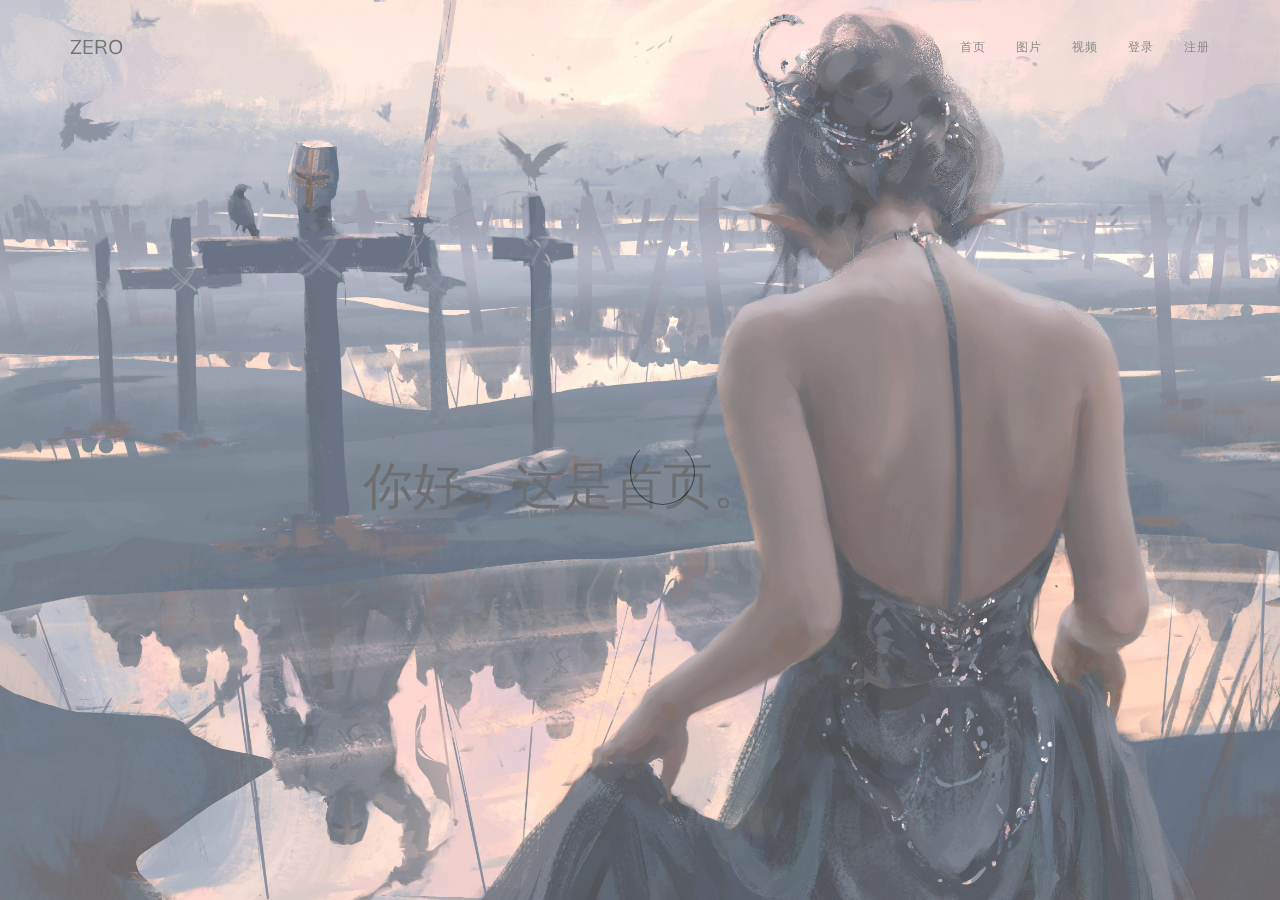
<file: resources/index.html>
<!DOCTYPE html>
<html lang="en">

<head>

     <meta charset="UTF-8">

     <title>ZERO-首页</title>
     <link rel="icon" href="images/favicon.ico">
     <link rel="stylesheet" href="css/bootstrap.min.css">
     <link rel="stylesheet" href="css/animate.css">
     <link rel="stylesheet" href="css/magnific-popup.css">
     <link rel="stylesheet" href="css/font-awesome.min.css">
     <link rel="stylesheet" href="css/background.css">

     <!-- Main css -->
     <link rel="stylesheet" href="css/style.css">

</head>

<body class="background-image" data-spy="scroll" data-target=".navbar-collapse" data-offset="50">

     <!-- PRE LOADER -->
     <div class="preloader">
          <div class="spinner">
               <span class="spinner-rotate"></span>
          </div>
     </div>


     <!-- NAVIGATION SECTION -->
     <div class="navbar custom-navbar navbar-fixed-top" role="navigation">
          <div class="container">

               <div class="navbar-header">
                    <button class="navbar-toggle" data-toggle="collapse" data-target=".navbar-collapse">
                         <span class="icon icon-bar"></span>
                         <span class="icon icon-bar"></span>
                         <span class="icon icon-bar"></span>
                    </button>
                    <!-- lOGO TEXT HERE -->
                    <a href="/" class="navbar-brand">ZERO</a>
               </div>
               <div class="collapse navbar-collapse">
                    <ul class="nav navbar-nav navbar-right">
                         <li><a class="smoothScroll" href="/">首页</a></li>
                         <li><a class="smoothScroll" href="/picture">图片</a></li>
                         <li><a class="smoothScroll" href="/video">视频</a></li>
                         <li><a class="smoothScroll" href="/login">登录</a></li>
                         <li><a class="smoothScroll" href="/register">注册</a></li>
                    </ul>
               </div>

          </div>
     </div>
     <!-- HOME SECTION -->
     <section id="home">
          <div class="container">
               <div class="row">

                    <div class="col-md-offset-1 col-md-2 col-sm-3">
                         <!-- <img src="images/profile-image.jpg" class="wow fadeInUp img-responsive img-circle"
                              data-wow-delay="0.2s" alt="about image"> -->
                    </div>
                    <div class="col-md-8 col-sm-8">
                         <h1 class="wow fadeInUp" data-wow-delay="0.6s">你好，这是首页。</h1>                    
                    </div>
               </div>
          </div>
     </section>
     <!-- SCRIPTS -->
     <script src="js/jquery.js"></script>
     <script src="js/bootstrap.min.js"></script>
     <script src="js/smoothscroll.js"></script>
     <script src="js/jquery.magnific-popup.min.js"></script>
     <script src="js/magnific-popup-options.js"></script>
     <script src="js/wow.min.js"></script>
     <script src="js/custom.js"></script>
</body>

</html>
</file>
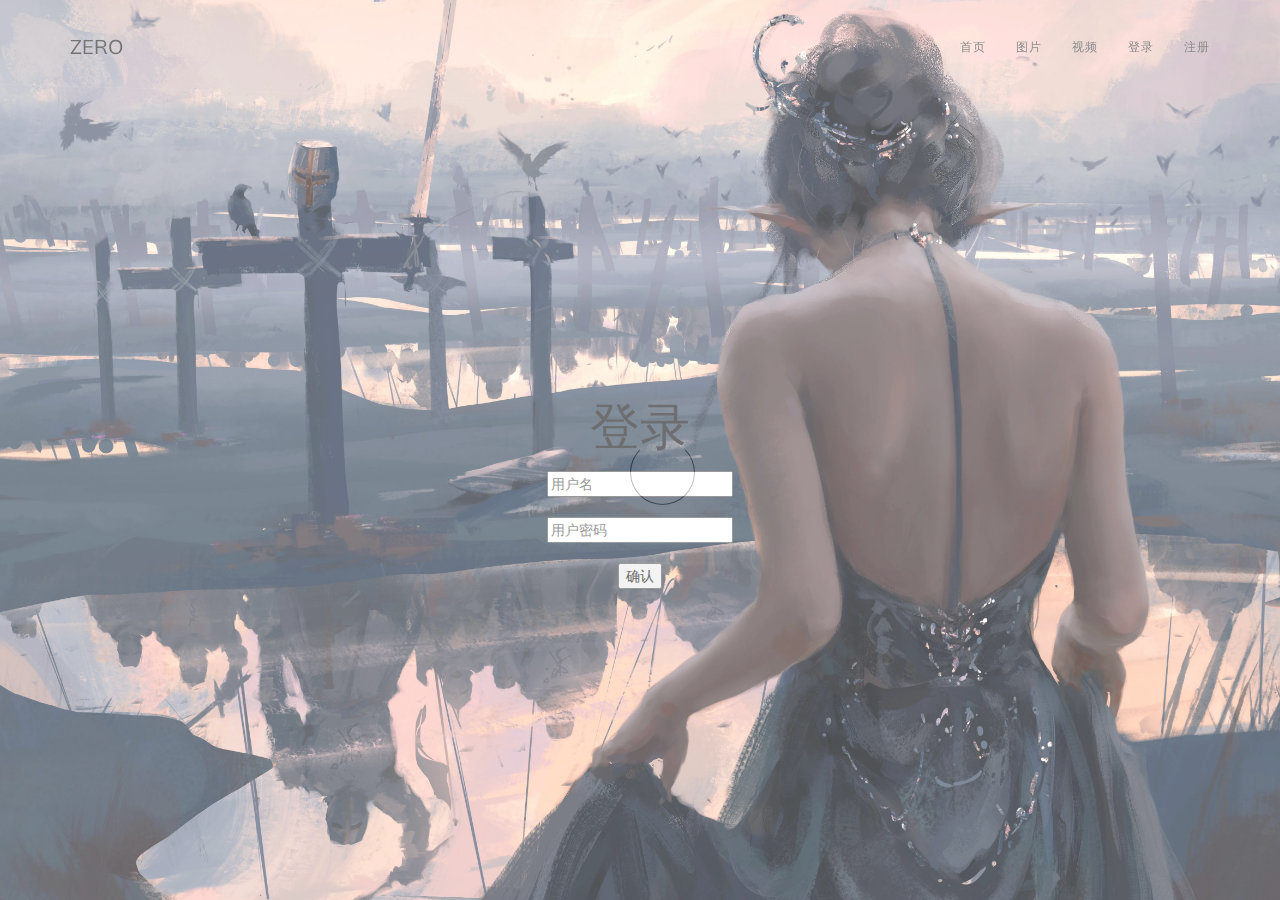
<file: resources/login.html>
<!DOCTYPE html>
<html lang="en">

<head>

     <meta charset="UTF-8">

     <title>ZERO-登录</title>
     <link rel="icon" href="images/favicon.ico">
     <link rel="stylesheet" href="css/bootstrap.min.css">
     <link rel="stylesheet" href="css/animate.css">
     <link rel="stylesheet" href="css/magnific-popup.css">
     <link rel="stylesheet" href="css/font-awesome.min.css">
     <link rel="stylesheet" href="css/background.css">

     <!-- Main css -->
     <link rel="stylesheet" href="css/style.css">

</head>

<body class="background-image" data-spy="scroll" data-target=".navbar-collapse" data-offset="50">

     <!-- PRE LOADER -->
     <div class="preloader">
          <div class="spinner">
               <span class="spinner-rotate"></span>
          </div>
     </div>


     <!-- NAVIGATION SECTION -->
     <div class="navbar custom-navbar navbar-fixed-top" role="navigation">
          <div class="container">

               <div class="navbar-header">
                    <button class="navbar-toggle" data-toggle="collapse" data-target=".navbar-collapse">
                         <span class="icon icon-bar"></span>
                         <span class="icon icon-bar"></span>
                         <span class="icon icon-bar"></span>
                    </button>
                    <!-- lOGO TEXT HERE -->
                    <a href="/" class="navbar-brand">ZERO</a>
               </div>
               <div class="collapse navbar-collapse">
                    <ul class="nav navbar-nav navbar-right">
                         <li><a class="smoothScroll" href="/">首页</a></li>
                         <li><a class="smoothScroll" href="/picture">图片</a></li>
                         <li><a class="smoothScroll" href="/video">视频</a></li>
                         <li><a class="smoothScroll" href="/login">登录</a></li>
                         <li><a class="smoothScroll" href="/register">注册</a></li>
                    </ul>
               </div>

          </div>
     </div>
     <!-- HOME SECTION -->
     <section id="home">
          <div class="container">
               <div class="row">
                    <div align="center">
                         <h1 class="wow fadeInUp" data-wow-delay="0.6s">登录</h1>
                         <form action="login" method="post">
                              <div align="center"><input type="text" name="username" placeholder="用户名"
                                        required="required"></div><br />
                              <div align="center"><input type="password" name="password" placeholder="用户密码"
                                        required="required"></div><br />
                              <div align="center"><button type="submit">确认</button></div>
                         </form>
                    </div>
               </div>
          </div>
     </section>
     <!-- SCRIPTS -->
     <script src="js/jquery.js"></script>
     <script src="js/bootstrap.min.js"></script>
     <script src="js/smoothscroll.js"></script>
     <script src="js/jquery.magnific-popup.min.js"></script>
     <script src="js/magnific-popup-options.js"></script>
     <script src="js/wow.min.js"></script>
     <script src="js/custom.js"></script>
</body>

</html>
</file>
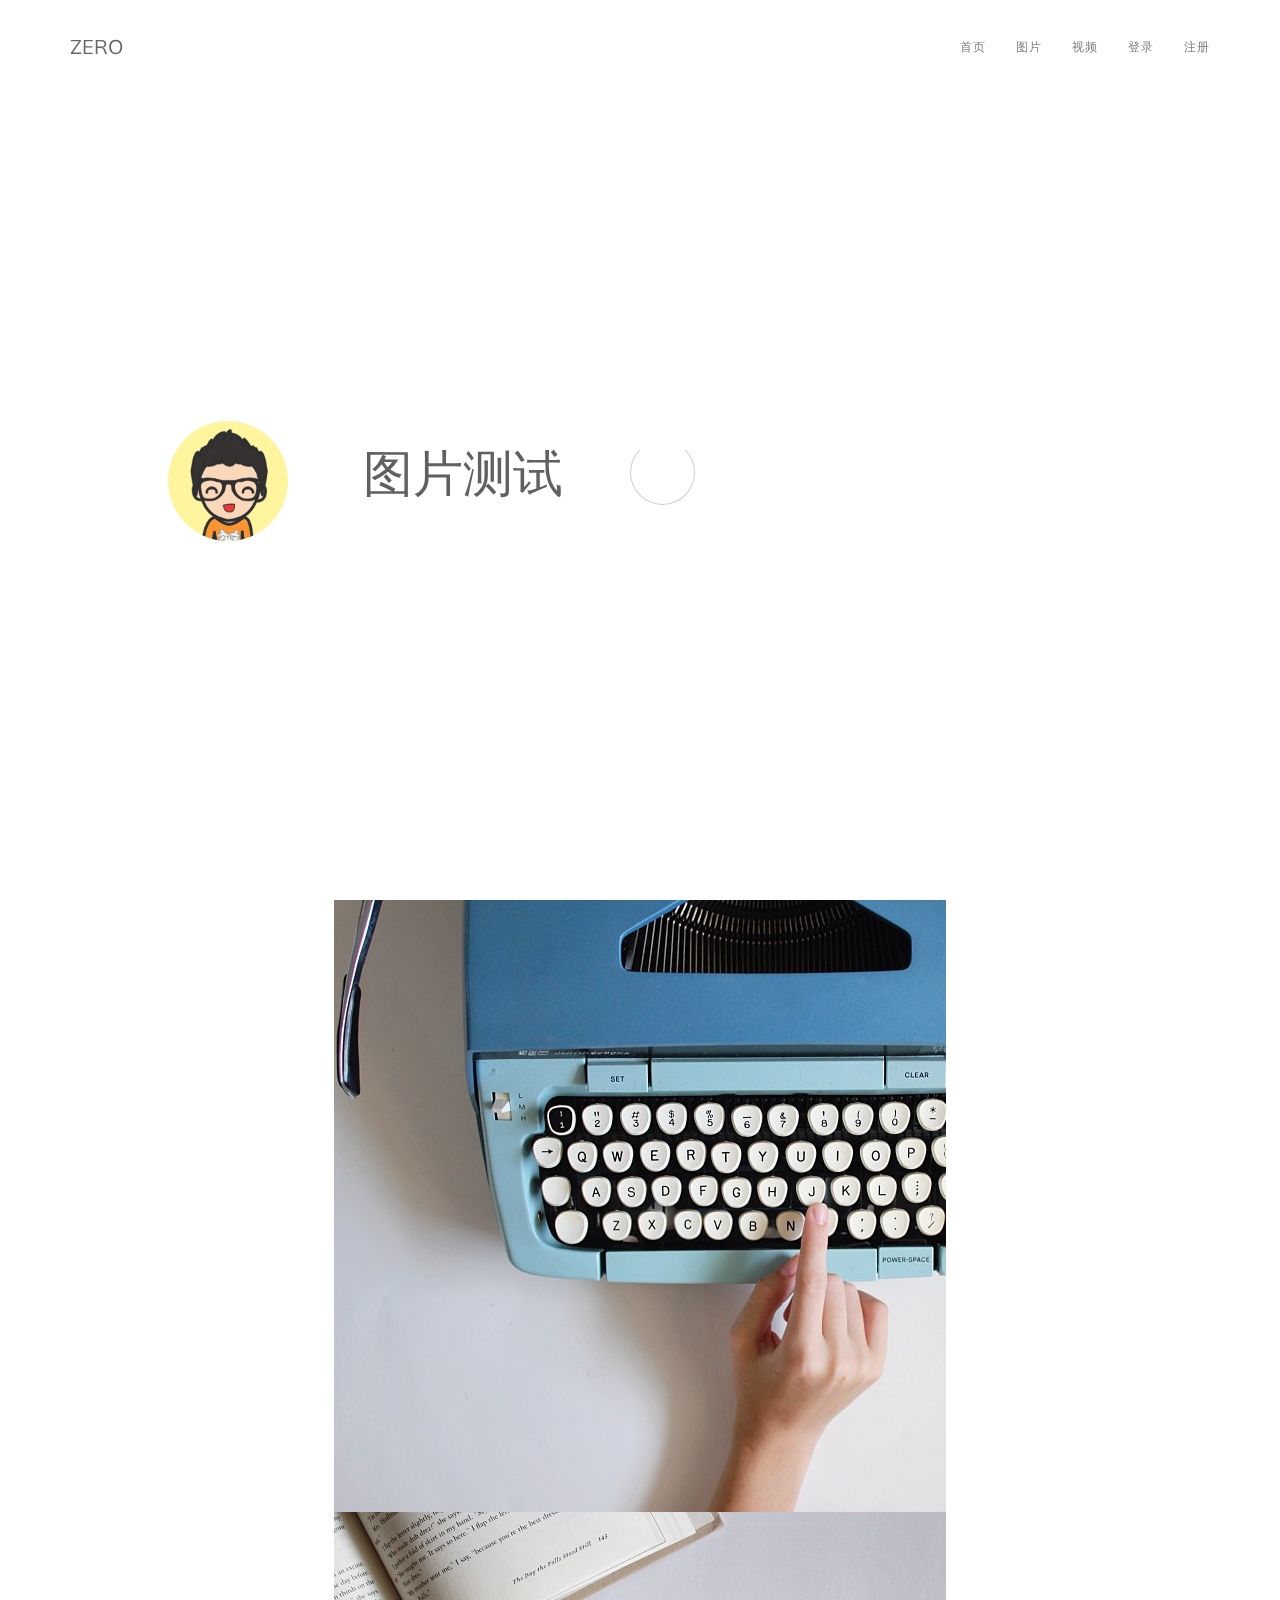
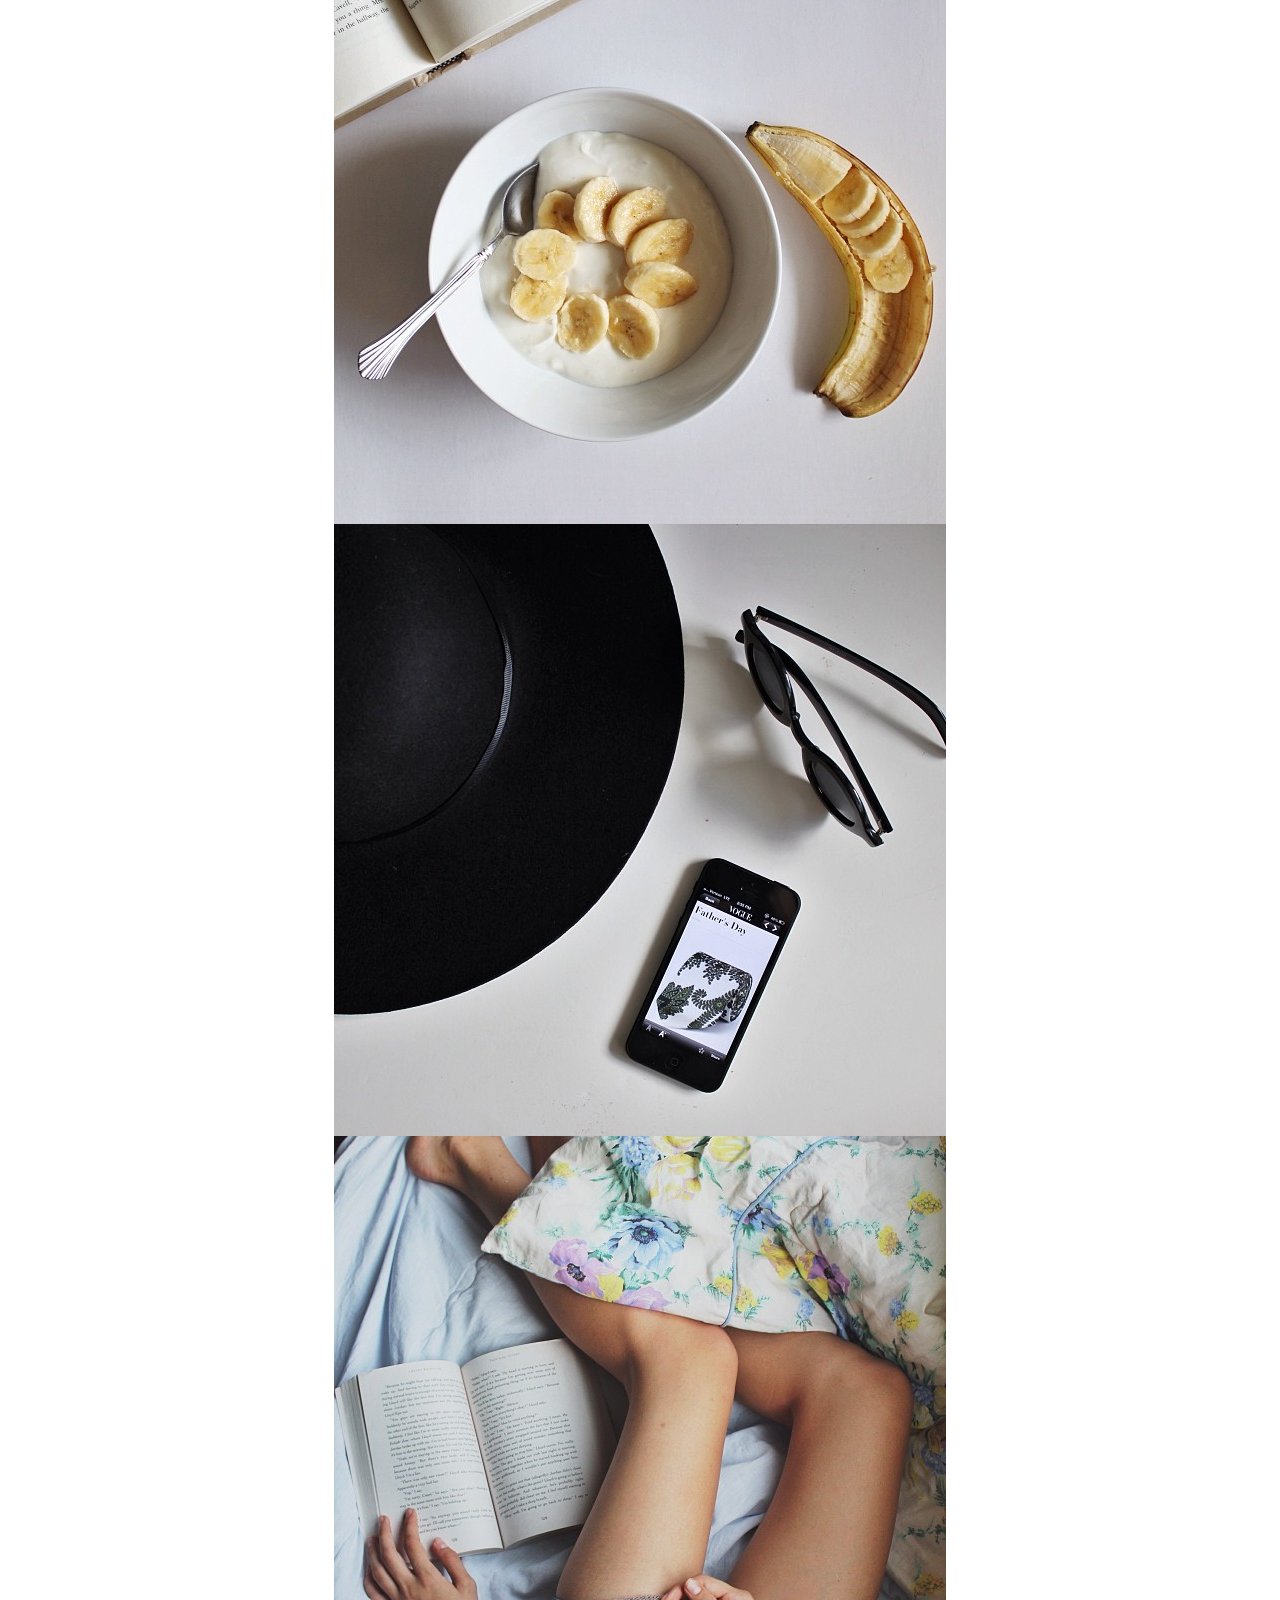
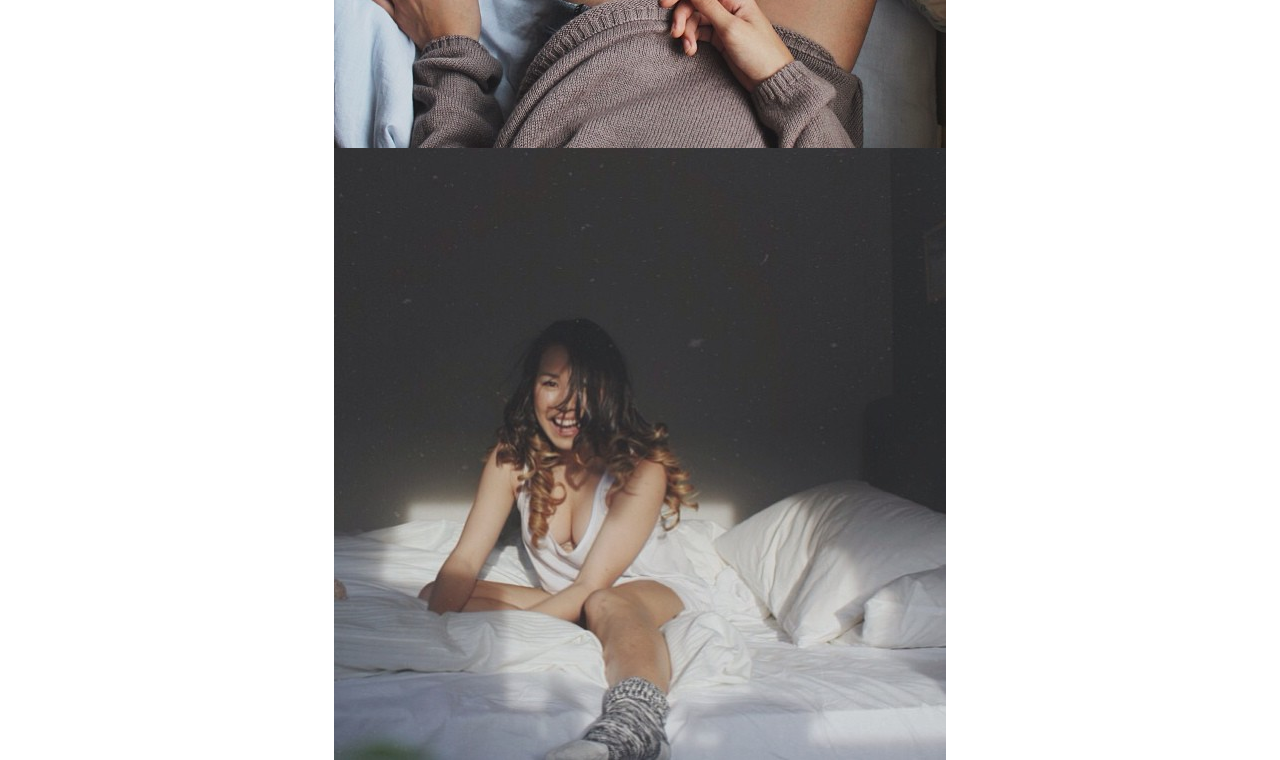
<file: resources/picture.html>
<!DOCTYPE html>
<html lang="en">

<head>

     <meta charset="UTF-8">

     <title>ZERO-图片</title>
     <link rel="icon" href="images/favicon.ico">
     <link rel="stylesheet" href="css/bootstrap.min.css">
     <link rel="stylesheet" href="css/animate.css">
     <link rel="stylesheet" href="css/magnific-popup.css">
     <link rel="stylesheet" href="css/font-awesome.min.css">
     <link rel="stylesheet" href="css/background.css">

     <!-- Main css -->
     <link rel="stylesheet" href="css/style.css">

</head>

<body data-spy="scroll" data-target=".navbar-collapse" data-offset="50">

     <!-- PRE LOADER -->
     <div class="preloader">
          <div class="spinner">
               <span class="spinner-rotate"></span>
          </div>
     </div>

     <!-- NAVIGATION SECTION -->
     <div class="navbar custom-navbar navbar-fixed-top" role="navigation">
          <div class="container">

               <div class="navbar-header">
                    <button class="navbar-toggle" data-toggle="collapse" data-target=".navbar-collapse">
                         <span class="icon icon-bar"></span>
                         <span class="icon icon-bar"></span>
                         <span class="icon icon-bar"></span>
                    </button>
                    <!-- lOGO TEXT HERE -->
                    <a href="/" class="navbar-brand">ZERO</a>
               </div>

               <div class="collapse navbar-collapse">
                    <ul class="nav navbar-nav navbar-right">
                         <li><a class="smoothScroll" href="/">首页</a></li>
                         <li><a class="smoothScroll" href="/picture">图片</a></li>
                         <li><a class="smoothScroll" href="/video">视频</a></li>
                         <li><a class="smoothScroll" href="/login">登录</a></li>
                         <li><a class="smoothScroll" href="/register">注册</a></li>
                    </ul>
               </div>
          </div>
     </div>
     <!-- HOME SECTION -->
    
     <section id="home">
          <div class="container">
               <div class="row">

                    <div class="col-md-offset-1 col-md-2 col-sm-3">
                         <img src="images/profile-image.jpg" class="wow fadeInUp img-responsive img-circle"
                              data-wow-delay="0.2s" alt="about image">
                    </div>

                    <div class="col-md-8 col-sm-8">
                         <h1 class="wow fadeInUp" data-wow-delay="0.6s">图片测试</h1>
                    </div>

               </div>
          </div>
     </section>
     <div class="container">
          <div class="row">
          <div align="center" width="906" height="506">
                    <img src="images/instagram-image1.jpg"  />
               </div>
               <div align="center" width="906" height="506">
                    <img src="images/instagram-image2.jpg"  />
               </div>
               <div align="center" width="906" height="506">
                    <img src="images/instagram-image3.jpg"  />
               </div>
               <div align="center" width="906" height="506">
                    <img src="images/instagram-image4.jpg"  />
               </div>
               <div align="center" width="906" height="506">
                    <img src="images/instagram-image5.jpg"  />
               </div>
          </div>
     </div>
  
     <!-- SCRIPTS -->
     <script src="js/jquery.js"></script>
     <script src="js/bootstrap.min.js"></script>
     <script src="js/smoothscroll.js"></script>
     <script src="js/jquery.magnific-popup.min.js"></script>
     <script src="js/magnific-popup-options.js"></script>
     <script src="js/wow.min.js"></script>
     <script src="js/custom.js"></script>

</body>

</html>
</file>
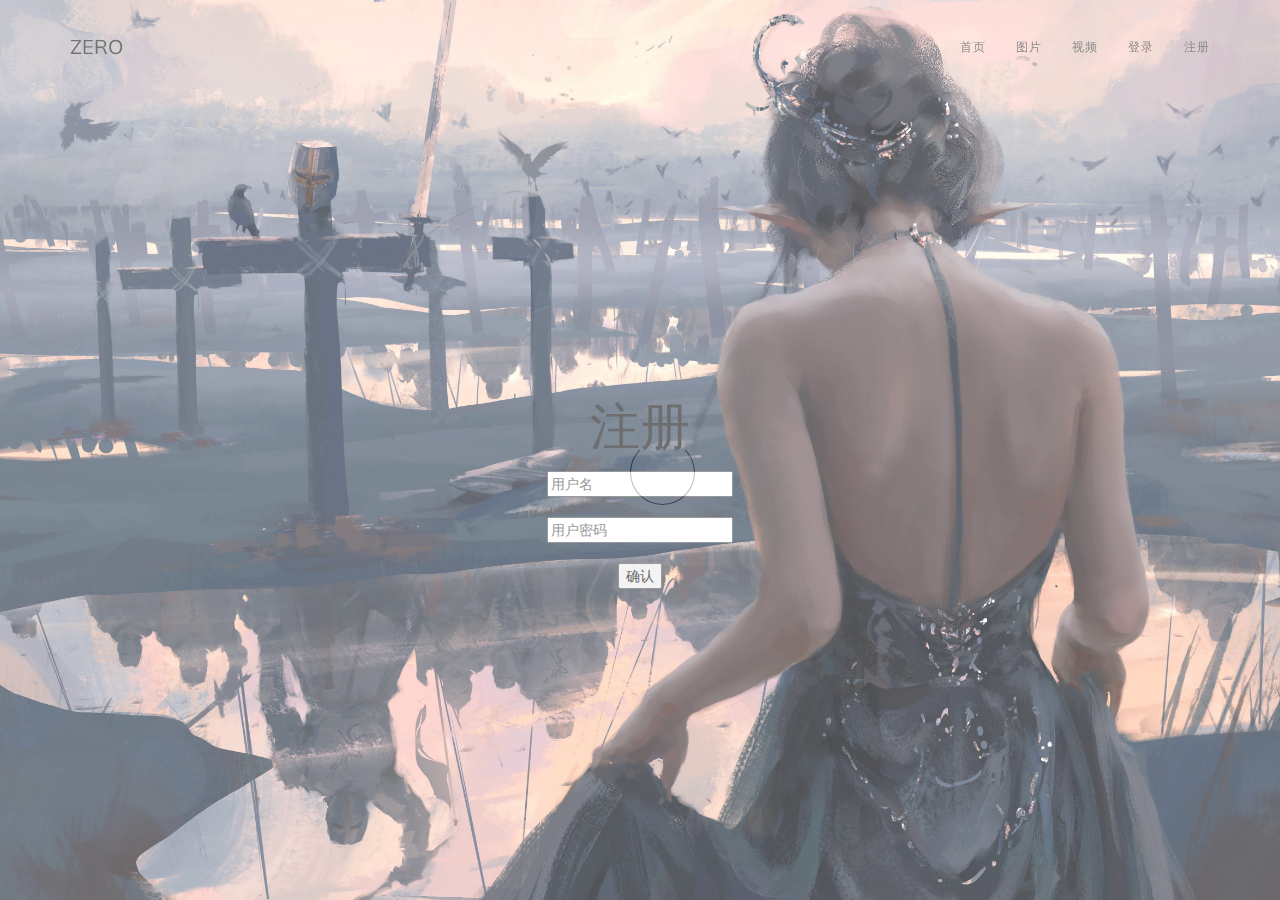
<file: resources/register.html>
<!DOCTYPE html>
<html lang="en">

<head>
     <meta charset="UTF-8">
     <title>ZERO-注册</title>
     <link rel="icon" href="images/favicon.ico">
     <link rel="stylesheet" href="css/bootstrap.min.css">
     <link rel="stylesheet" href="css/animate.css">
     <link rel="stylesheet" href="css/magnific-popup.css">
     <link rel="stylesheet" href="css/font-awesome.min.css">
     <link rel="stylesheet" href="css/background.css">
     <!-- Main css -->
     <link rel="stylesheet" href="css/style.css">
</head>

<body class="background-image" data-spy="scroll" data-target=".navbar-collapse" data-offset="50">

     <!-- PRE LOADER -->
     <div class="preloader">
          <div class="spinner">
               <span class="spinner-rotate"></span>
          </div>
     </div>


     <!-- NAVIGATION SECTION -->
     <div class="navbar custom-navbar navbar-fixed-top" role="navigation">
          <div class="container">

               <div class="navbar-header">
                    <button class="navbar-toggle" data-toggle="collapse" data-target=".navbar-collapse">
                         <span class="icon icon-bar"></span>
                         <span class="icon icon-bar"></span>
                         <span class="icon icon-bar"></span>
                    </button>
                    <!-- lOGO TEXT HERE -->
                    <a href="/" class="navbar-brand">ZERO</a>
               </div>
               <div class="collapse navbar-collapse">
                    <ul class="nav navbar-nav navbar-right">
                         <li><a class="smoothScroll" href="/">首页</a></li>
                         <li><a class="smoothScroll" href="/picture">图片</a></li>
                         <li><a class="smoothScroll" href="/video">视频</a></li>
                         <li><a class="smoothScroll" href="/login">登录</a></li>
                         <li><a class="smoothScroll" href="/register">注册</a></li>
                    </ul>
               </div>

          </div>
     </div>
     <!-- HOME SECTION -->
     <section id="home">
          <div class="container">
               <div class="row">
                    <div align="center">
                         <h1 class="wow fadeInUp" data-wow-delay="0.6s">注册</h1>
                         <form action="register" method="post">
                              <div align="center"><input type="text" name="username" placeholder="用户名"
                                        required="required"></div><br />
                              <div align="center"><input type="password" name="password" placeholder="用户密码"
                                        required="required"></div><br />
                              <div align="center"><button type="submit">确认</button></div>
                         </form>
                    </div>
               </div>
          </div>
     </section>
     <!-- SCRIPTS -->
     <script src="js/jquery.js"></script>
     <script src="js/bootstrap.min.js"></script>
     <script src="js/smoothscroll.js"></script>
     <script src="js/jquery.magnific-popup.min.js"></script>
     <script src="js/magnific-popup-options.js"></script>
     <script src="js/wow.min.js"></script>
     <script src="js/custom.js"></script>
</body>

</html>
</file>
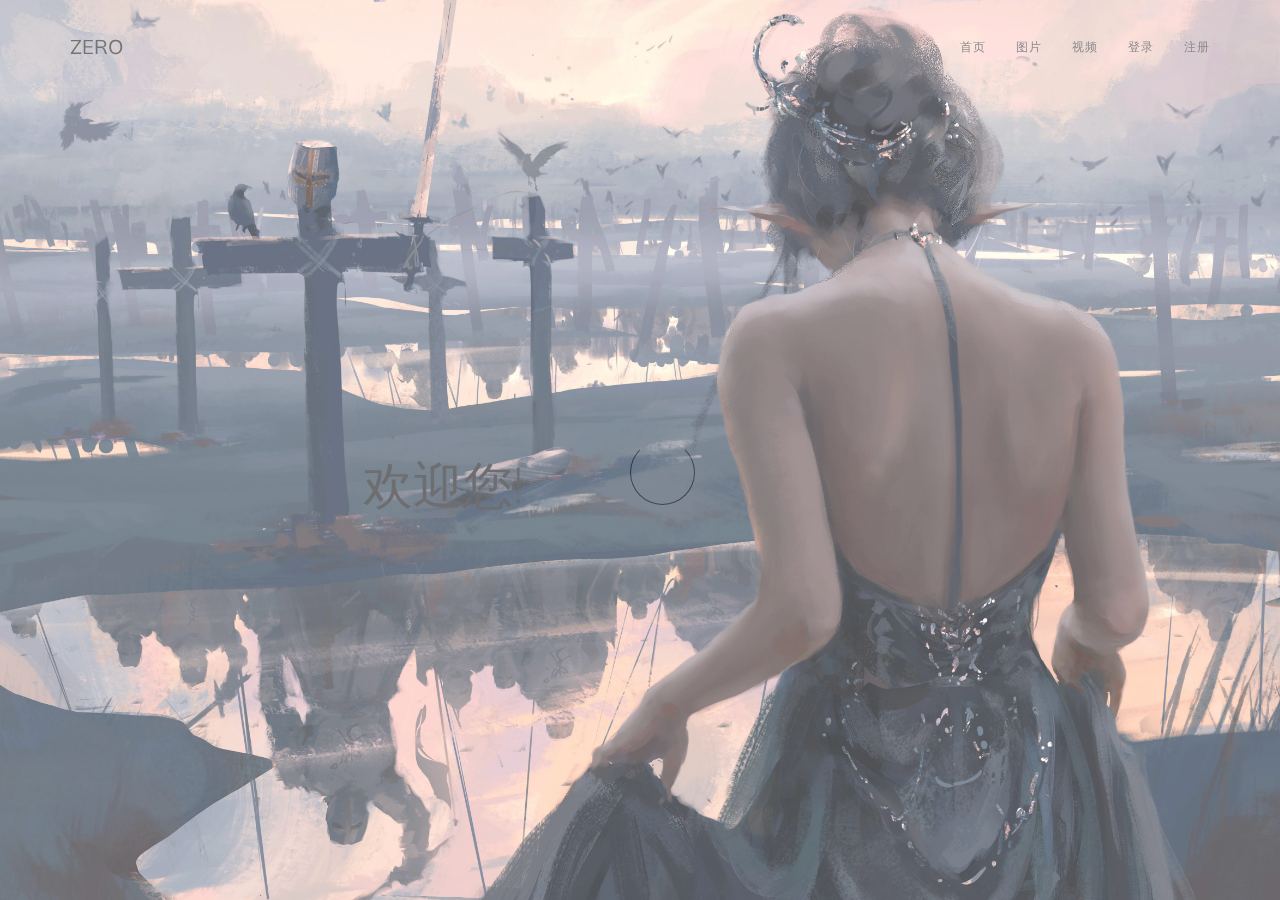
<file: resources/welcome.html>
<!DOCTYPE html>
<html lang="en">

<head>
     <meta charset="UTF-8">
     <title>ZERO-欢迎</title>
     <link rel="icon" href="images/favicon.ico">
     <link rel="stylesheet" href="css/bootstrap.min.css">
     <link rel="stylesheet" href="css/animate.css">
     <link rel="stylesheet" href="css/magnific-popup.css">
     <link rel="stylesheet" href="css/font-awesome.min.css">
     <link rel="stylesheet" href="css/background.css">
     <!-- Main css -->
     <link rel="stylesheet" href="css/style.css">

</head>

<body class="background-image" data-spy="scroll" data-target=".navbar-collapse" data-offset="50">

     <!-- PRE LOADER -->
     <div class="preloader">
          <div class="spinner">
               <span class="spinner-rotate"></span>
          </div>
     </div>


     <!-- NAVIGATION SECTION -->
     <div class="navbar custom-navbar navbar-fixed-top" role="navigation">
          <div class="container">
               <div class="navbar-header">
                    <button class="navbar-toggle" data-toggle="collapse" data-target=".navbar-collapse">
                         <span class="icon icon-bar"></span>
                         <span class="icon icon-bar"></span>
                         <span class="icon icon-bar"></span>
                    </button>
                    <!-- lOGO TEXT HERE -->
                    <a href="/" class="navbar-brand">ZERO</a>
               </div>

               <div class="collapse navbar-collapse">
                    <ul class="nav navbar-nav navbar-right">
                         <li><a class="smoothScroll" href="/index">首页</a></li>
                         <li><a class="smoothScroll" href="/picture">图片</a></li>
                         <li><a class="smoothScroll" href="/video">视频</a></li>
                         <li><a class="smoothScroll" href="/login">登录</a></li>
                         <li><a class="smoothScroll" href="/register">注册</a></li>
                    </ul>
               </div>

          </div>
     </div>
     <!-- HOME SECTION -->
     <section id="home">

          <div class="container">
               <div class="row">

                    <div class="col-md-offset-1 col-md-2 col-sm-3">
                         <!-- <img src="images/profile-image.jpg" class="wow fadeInUp img-responsive img-circle"
                              data-wow-delay="0.2s" alt="about image"> -->
                    </div>

                    <div class="col-md-8 col-sm-8">
                         <h1 class="wow fadeInUp" data-wow-delay="0.6s"> 欢迎您!</h1>
                         <!-- <a href="#" class="wow fadeInUp btn btn-default section-btn" data-wow-delay="1s">下载简历</a> -->
                    </div>

               </div>
          </div>
     </section>
     <!-- SCRIPTS -->
     <script src="js/jquery.js"></script>
     <script src="js/bootstrap.min.js"></script>
     <script src="js/smoothscroll.js"></script>
     <script src="js/jquery.magnific-popup.min.js"></script>
     <script src="js/magnific-popup-options.js"></script>
     <script src="js/wow.min.js"></script>
     <script src="js/custom.js"></script>
</body>

</html>
</file>
<file: resources/css/background.css>
.background-image {
    background-image: url('../images/background.jpg');
    background-size: cover;    /* 使背景图片覆盖整个元素 */
    background-position: center; /* 背景图片居中显示 */
    background-repeat: no-repeat; /* 背景图片不重复 */
    min-height: 100vh; /* 确保至少为视口的高度 */
  }
</file>
<file: resources/css/style.css>
@import url('https://fonts.googleapis.com/css?family=Muli:200,300,400');

body {
  background: #ffffff;
  font-family: 'Muli', sans-serif;
  font-style: normal;
  font-weight: 300;
  overflow-x: hidden;
}

html, body {
  width: 100%;
  height: 100%;
}



/*---------------------------------------
  Typorgraphy              
-----------------------------------------*/

h1,h2,h3,h4,h5,h6 {
  font-style: normal;
  font-weight: 200;
  letter-spacing: 0px;
}

h1 {
  color: #3d3d3f;
  font-size: 50px;
  line-height: normal;
}

h2 {
  color: #575757;
  font-size: 40px;
  line-height: 52px;
  margin-top: 0px;
}

h4 {
  color: #797979;
  font-size: 18px;
  font-weight: normal;
}

p {
    color: #878787;
    font-size: 16px;
    font-weight: 300;
    line-height: 25px;
    letter-spacing: 0.2px;
}

strong, span {
  color: #878787;
  font-weight: normal;
}



/*---------------------------------------
  Buttons               
-----------------------------------------*/

.section-btn {
  background: #d7b065;
  border: none;
  border-radius: 50px;
  color: #ffffff;
  font-size: 13px;
  font-weight: bold;
  letter-spacing: 1.6px;
  padding: 14px 32px 18px 32px;
  margin-top: 32px;
  -webkit-transition: all ease-in-out 0.4s;
  transition: all ease-in-out 0.4s;
}

.section-btn:focus,
.section-btn:hover {
  background: #000000;
  color: #ffffff;
}

.copyrights{
	text-indent:-9999px;
	height:0;
	line-height:0;
	font-size:0;
	overflow:hidden;
}

/*---------------------------------------
    General               
-----------------------------------------*/

html{
  -webkit-font-smoothing: antialiased;
}

a {
  color: #575757;
  -webkit-transition: 0.5s;
  transition: 0.5s;
  text-decoration: none !important;
}

a:hover, a:active, a:focus {
  color: #000000;
  outline: none;
}

* {
  -webkit-box-sizing: border-box;
  box-sizing: border-box;
}

*:before,
*:after {
  -webkit-box-sizing: border-box;
  box-sizing: border-box;
}

.section-title {
  margin: 0;
  padding-bottom: 32px;
}

#about, #work,
#contact {
  position: relative;
  padding-top: 80px;
  padding-bottom: 80px;
}

#about img, #team img {
  border-radius: 5px;
}

#work {
  border-top: 1px solid #f0f0f0;
  border-bottom: 1px solid #f0f0f0;
}

#contact {
  text-align: center;
}



/*---------------------------------------
  Pre loader section              
-----------------------------------------*/

.preloader {
  position: fixed;
  top: 0;
  left: 0;
  width: 100%;
  height: 100%;
  z-index: 99999;
  display: flex;
  flex-flow: row nowrap;
  justify-content: center;
  align-items: center;
  background: none repeat scroll 0 0 #ffffff;
}

.spinner {
  border: 1px solid transparent;
  border-radius: 5px;
  position: relative;
}

.spinner:before {
  content: '';
  box-sizing: border-box;
  position: absolute;
  top: 50%;
  left: 50%;
  width: 65px;
  height: 65px;
  margin-top: -10px;
  margin-left: -10px;
  border-radius: 50%;
  border: 1px solid #000000;
  border-top-color: #f9f9f9;
  animation: spinner .9s linear infinite;
}

@-webkit-@keyframes spinner {
  to {transform: rotate(360deg);}
}

@keyframes spinner {
  to {transform: rotate(360deg);}
}



/*---------------------------------------
  Navigation section              
-----------------------------------------*/

.custom-navbar {
  border: none;
  margin-bottom: 0;
  background-color: #ffffff;
  padding-top: 22px;
}

.custom-navbar .navbar-brand {
  color: #444;
  font-weight: normal;
  font-size: 20px;
}

.custom-navbar .nav li a {
  font-size: 12px;
  font-weight: normal;
  color: #656565;
  letter-spacing: 1px;
  -webkit-transition: all ease-in-out 0.4s;
  transition: all ease-in-out 0.4s;
  padding: 0;
  margin: 15px;
}

.custom-navbar .navbar-nav > li > a:hover,
.custom-navbar .navbar-nav > li > a:focus {
  background-color: transparent;
  color: #454545;
}

.custom-navbar .navbar-nav li a:after {
  content: "";
  position: absolute;
  display: block;
  width: 0px;
  height: 2px;
  margin: auto;
  background: transparent;
  transition: width .3s ease, background-color .3s ease;
}

.custom-navbar .navbar-nav li a:hover:after,
.custom-navbar .nav li.active > a:after {
  background: #000000;
  color: #ffffff;
  width: 100%;
}

.custom-navbar .nav li.active > a {
  background-color: transparent;
  color: #454545;
}

.custom-navbar .navbar-toggle {
  border: none;
  padding-top: 12px;
}

.custom-navbar .navbar-toggle {
  background-color: transparent;
}

.custom-navbar .navbar-toggle .icon-bar {
  background: #000000;
  border-color: transparent;
}

@media(min-width:768px) {
    .custom-navbar {
      border-bottom: 0;
      background: 0 0; 
    }
    .custom-navbar.top-nav-collapse {
      background: #ffffff;
      box-shadow:0 40px 100px rgba(0,0,0,.2);
      padding: 10px 0;
    }

}



/*---------------------------------------
  Home section              
-----------------------------------------*/

#home {
  display: -webkit-box;
  display: -webkit-flex;
   display: -ms-flexbox;
  display: flex;
  -webkit-box-align: center;
  -webkit-align-items: center;
  -ms-flex-align: center;
   align-items: center;
  height: 100vh;
  position: relative;
  padding-top: 62px;
}

#home img {
  width: 120px;
  height: 120px;
}


/*---------------------------------------
  About section              
-----------------------------------------*/

#about .section-title {
  padding-bottom: 16px;
}

#about .col-md-4 a {
  width: 100px;
  height: 100px;
  display: inline-block;
  margin: 6px 6px 0px 0;
}

#about .about-thumb {
  margin-top: 22px;
}

#about .about-thumb strong {
  font-weight: normal;
  display: block;
  padding-top: 4px;
}



/*---------------------------------------
  Skill section              
-----------------------------------------*/

#skill {
  border-top: 1px solid #f0f0f0;
  padding-top: 80px;
  padding-bottom: 60px;
}

.skill-thumb strong,
.skill-thumb span {
  color: #575757;
  font-size: 16px;
  padding-bottom: 8px;
  display: inline-block;
}

.skill-thumb .progress {
  background: #ffffff;
  border-radius: 5px;
  box-shadow: none;
  height: 4px;
}

.skill-thumb .progress-bar-primary {
  background: #3d3d3f;
}



/*---------------------------------------
  Work section              
-----------------------------------------*/

#work .work-thumb {
  border-radius: 5px;
  margin-bottom: 15px;
  padding: 0;
  overflow: hidden;
  position: relative;
  top: 0;
  -webkit-transition: all ease-in-out 0.4s;
  transition: all ease-in-out 0.4s;
}

#work .work-thumb:hover {
  background: #ffffff;
  box-shadow: 0px 16px 22px 0px rgba(90, 91, 95, 0.3);
  top: -5px;
}

#work .work-thumb img {
  border-radius: 5px;
}



/*---------------------------------------
  Contact section              
-----------------------------------------*/

#contact .form-control {
  border-radius: 0px;
  border-color: #f0f0f0;
  box-shadow: none;
  font-size: 16px;
  margin-top: 12px;
  margin-bottom: 12px;
  -webkit-transition: all ease-in-out 0.4s;
  transition: all ease-in-out 0.4s;
}

#contact .form-control:focus {
  border-bottom: 2px solid #999999;
}

#contact input {
  height: 55px;
  border: none;
  border-bottom: 1px solid #f0f0f0;
}

#contact button#submit {
  background: #000000;
  border: none;
  border-radius: 50px;
  color: #ffffff;
  font-weight: 300;
  height: 55px;
  padding-bottom: 10px;
  margin-top: 24px;
}

#contact button#submit:hover {
  background: #d7b065;
  color: #ffffff;
}



/*---------------------------------------
  Social icon             
-----------------------------------------*/

.social-icon {
  position: relative;
  padding: 0;
  margin: 0;
}

.social-icon li {
  display: inline-block;
  list-style: none;
}

.social-icon li a {
  background: #292929;
  border-radius: 100%;
  color: #ffffff;
  cursor: pointer;
  font-size: 16px;
  text-decoration: none;
  transition: all 0.4s ease-in-out;
  width: 30px;
  height: 30px;
  line-height: 30px;
  text-align: center;
  vertical-align: middle;
  position: relative;
  margin: 20px 6px 10px 6px;
}

.social-icon li a:hover {
  background: #d7b065;
  transform: scale(1.1);
}


/*---------------------------------------
  Mobile Responsive styles              
-----------------------------------------*/

@media (min-width: 768px) and (max-width: 1024px) {
  #home {
    height: 50vh;
  }
}

@media (min-width: 667px) and (max-width: 767px) {
  #home {
    height: 140vh;
  }
}

@media (min-width: 568px) and (max-width: 665px) {
  #home {
    height: 190vh;
  }
}

@media (max-width: 980px) {

 h1 {font-size: 33px;}

 #work .work-thumb {
  margin-top: 30px;
 }

}


@media (max-width: 768px) {

  h1 {
    font-size: 30px;
    line-height: normal;
  }

  h2  {font-size: 30px;}

  .custom-navbar {
    background-color: #ffffff;
    box-shadow:0 40px 100px rgba(0,0,0,.2);
    padding-top: 0px;
    padding-bottom: 5px;
  }

  .custom-navbar .nav {
    padding-bottom: 10px;
  }

  .custom-navbar .nav li a {
    display: inline-block;
    margin-bottom: 5px;
  }

}


@media (max-width: 580px) {

  #about .about-thumb {
    margin-top: 0px;
  }

  .about-thumb .social-icon {
    margin-bottom: 15px;
  }

}


@media (max-width: 357px) {

  h1 {
    font-size: 28px;
  }

  #about .col-md-4 a {
    width: 85px;
    height: 85px;
  }

}
</file>
